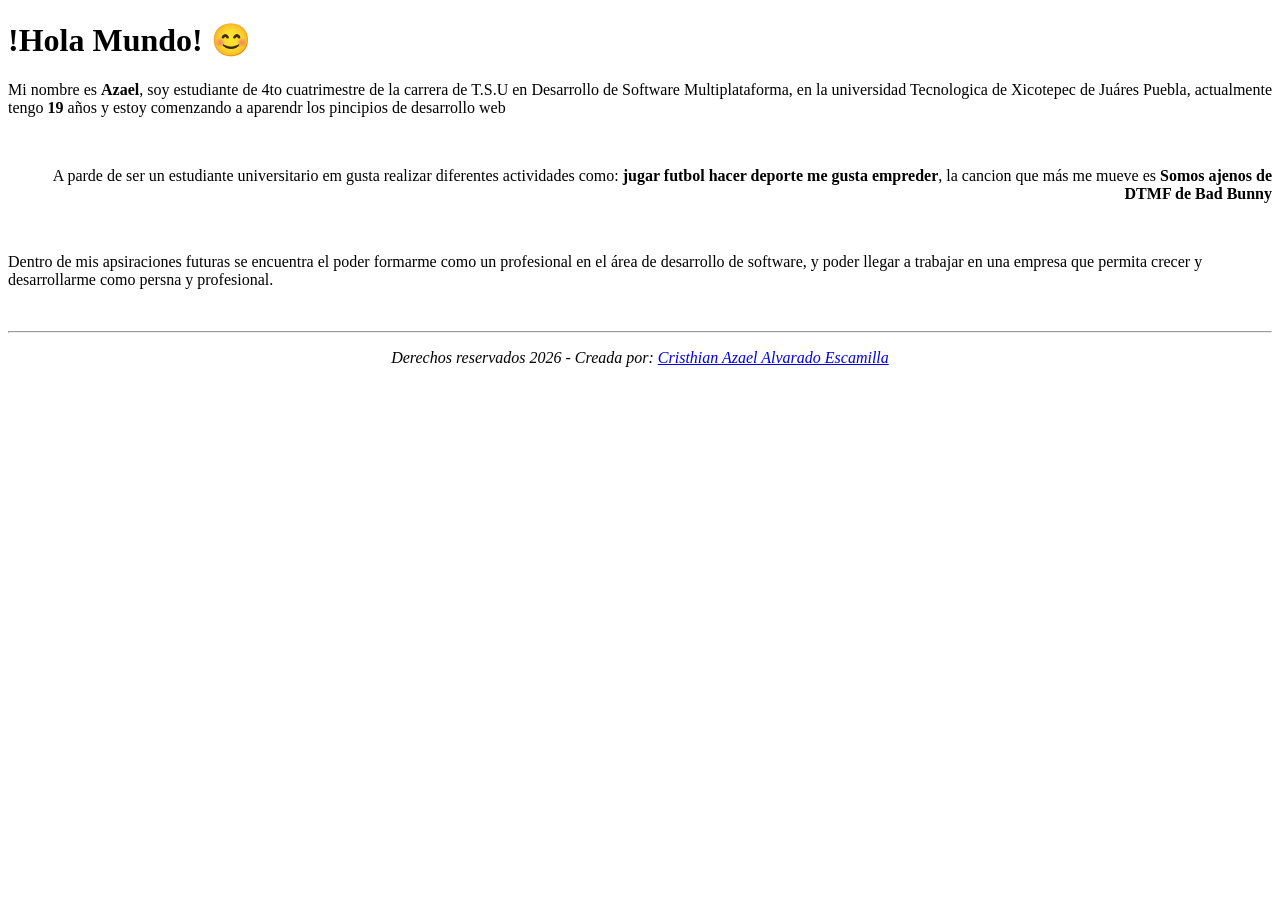
<file: Practica02/HelloWord.html>
<!DOCTYPE html>
<html lang="es_MX">
  <head>
    <meta charset="UTF-8" />
    <meta name="viewport" content="width=device-width, initial-scale=1.0" />
    <link rel="icon" type="image/x-icon" href="Icono.png" />

    <title>Mi primer página web @250780</title>
  </head>
  <body>
    <div id="inicio">
      <h1>!Hola Mundo! 😊</h1>
      <p align="justify">
        Mi nombre es <b> Azael</b>, soy estudiante de 4to cuatrimestre de la
        carrera de T.S.U en Desarrollo de Software Multiplataforma, en la
        universidad Tecnologica de Xicotepec de Juáres Puebla, actualmente tengo
        <b>19</b> años y estoy comenzando a aparendr los pincipios de desarrollo
        web
      </p>
      <br />
      <p align="right">
        A parde de ser un estudiante universitario em gusta realizar diferentes
        actividades como: <b>jugar futbol  <b> hacer deporte me gusta empreder</b></b>, la cancion que más me
        mueve es<b> Somos ajenos de DTMF de Bad Bunny </b>
      </p>
      <br />
      <p align="left">
        Dentro de mis apsiraciones futuras se encuentra el poder formarme como
        un profesional en el área de desarrollo de software, y poder llegar a
        trabajar en una empresa que permita crecer y desarrollarme como persna y
        profesional.
      </p>
      <br/>
    </div>
  </body>
  <hr>
  <footer>
    <i
      ><p align="CENTER">
        Derechos reservados 2026 - Creada por: <a href="https://github.com/azaeleska"> Cristhian Azael Alvarado Escamilla </a>
      </p>
    </i>
  </footer>
</html>
<style>
</file>
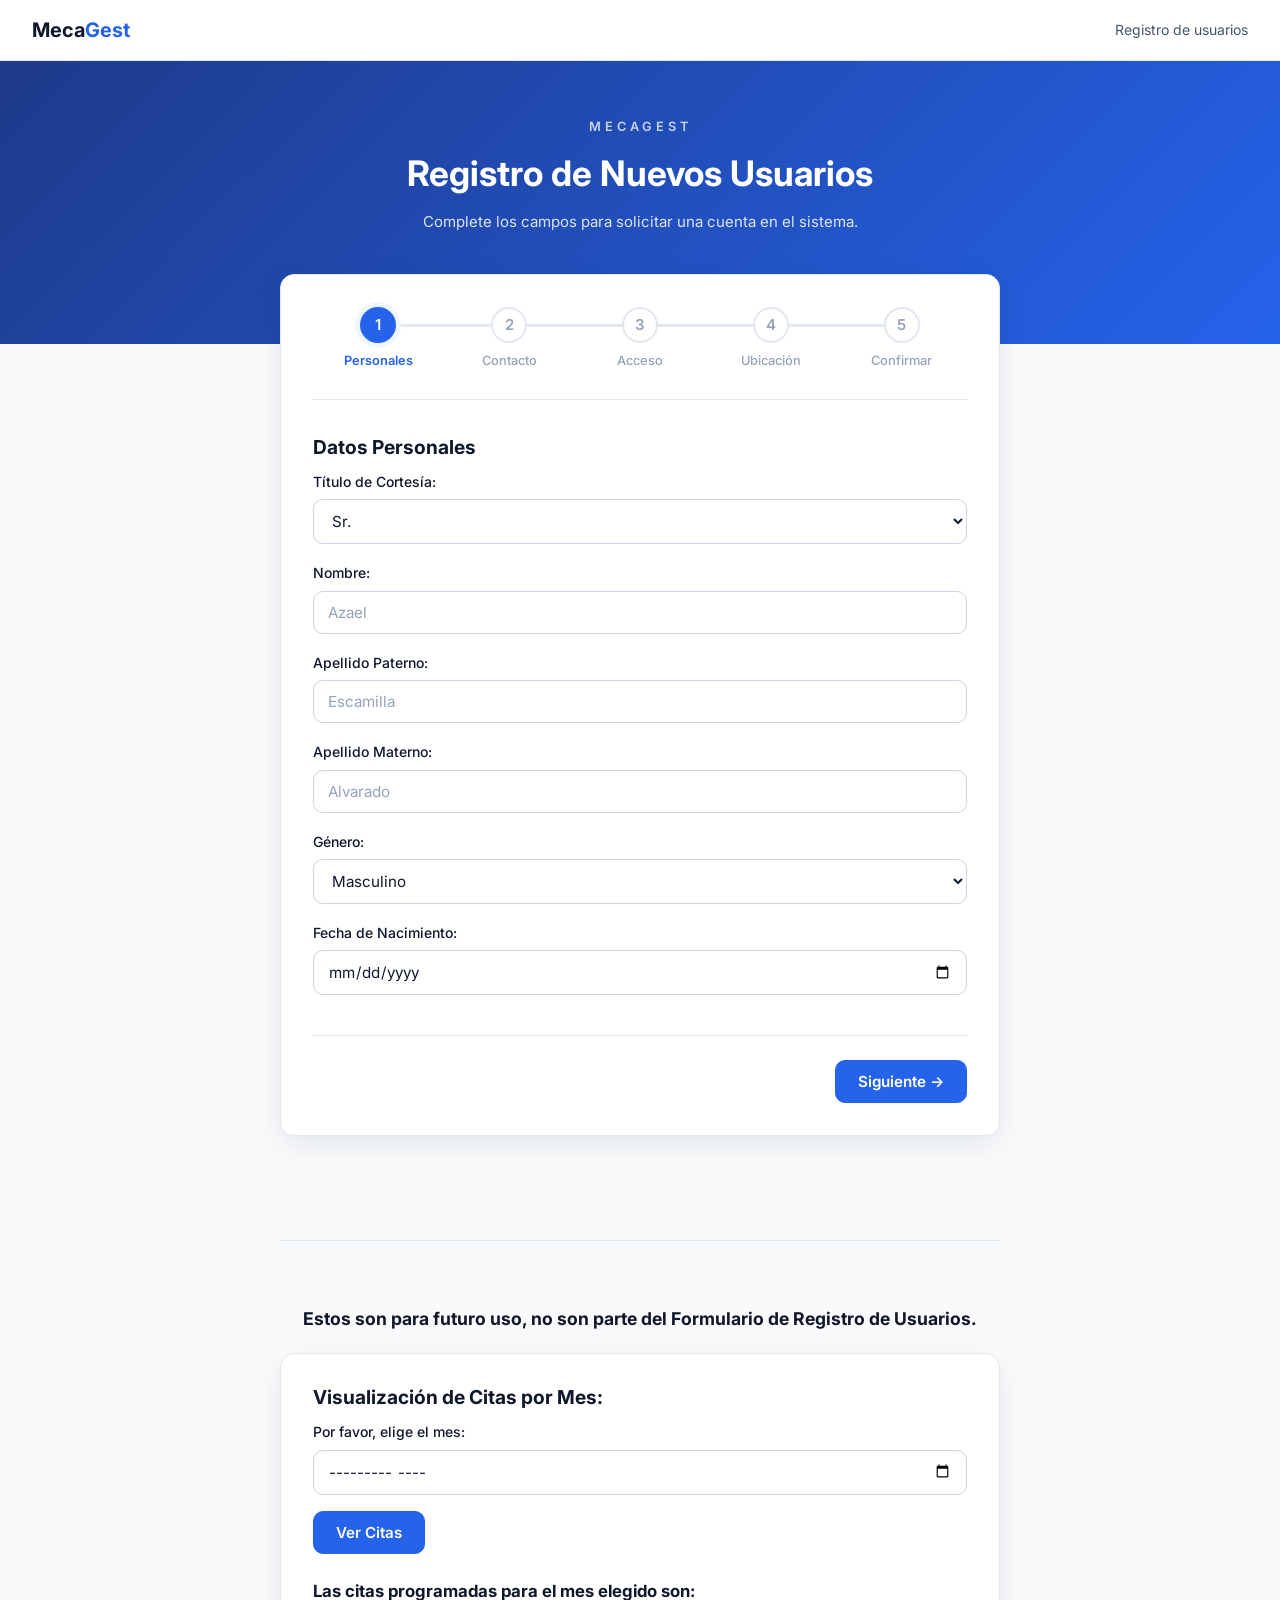
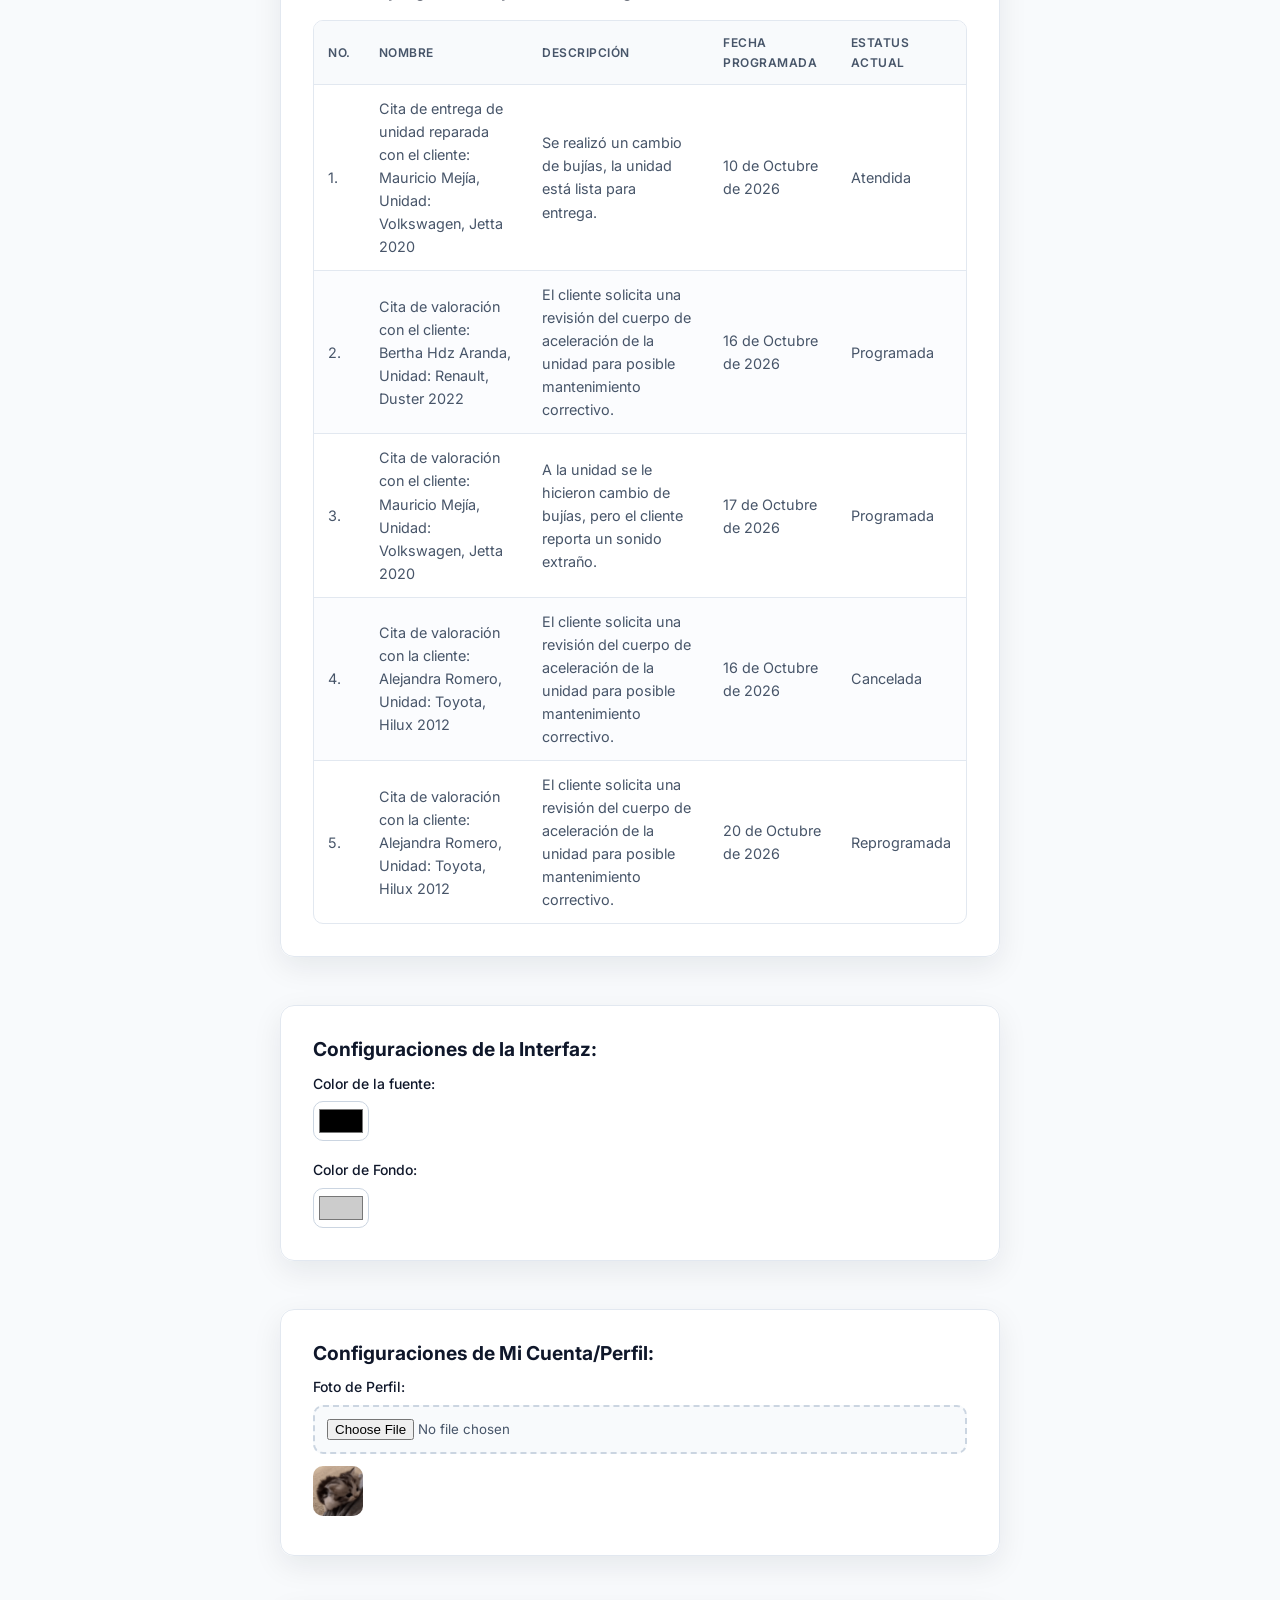
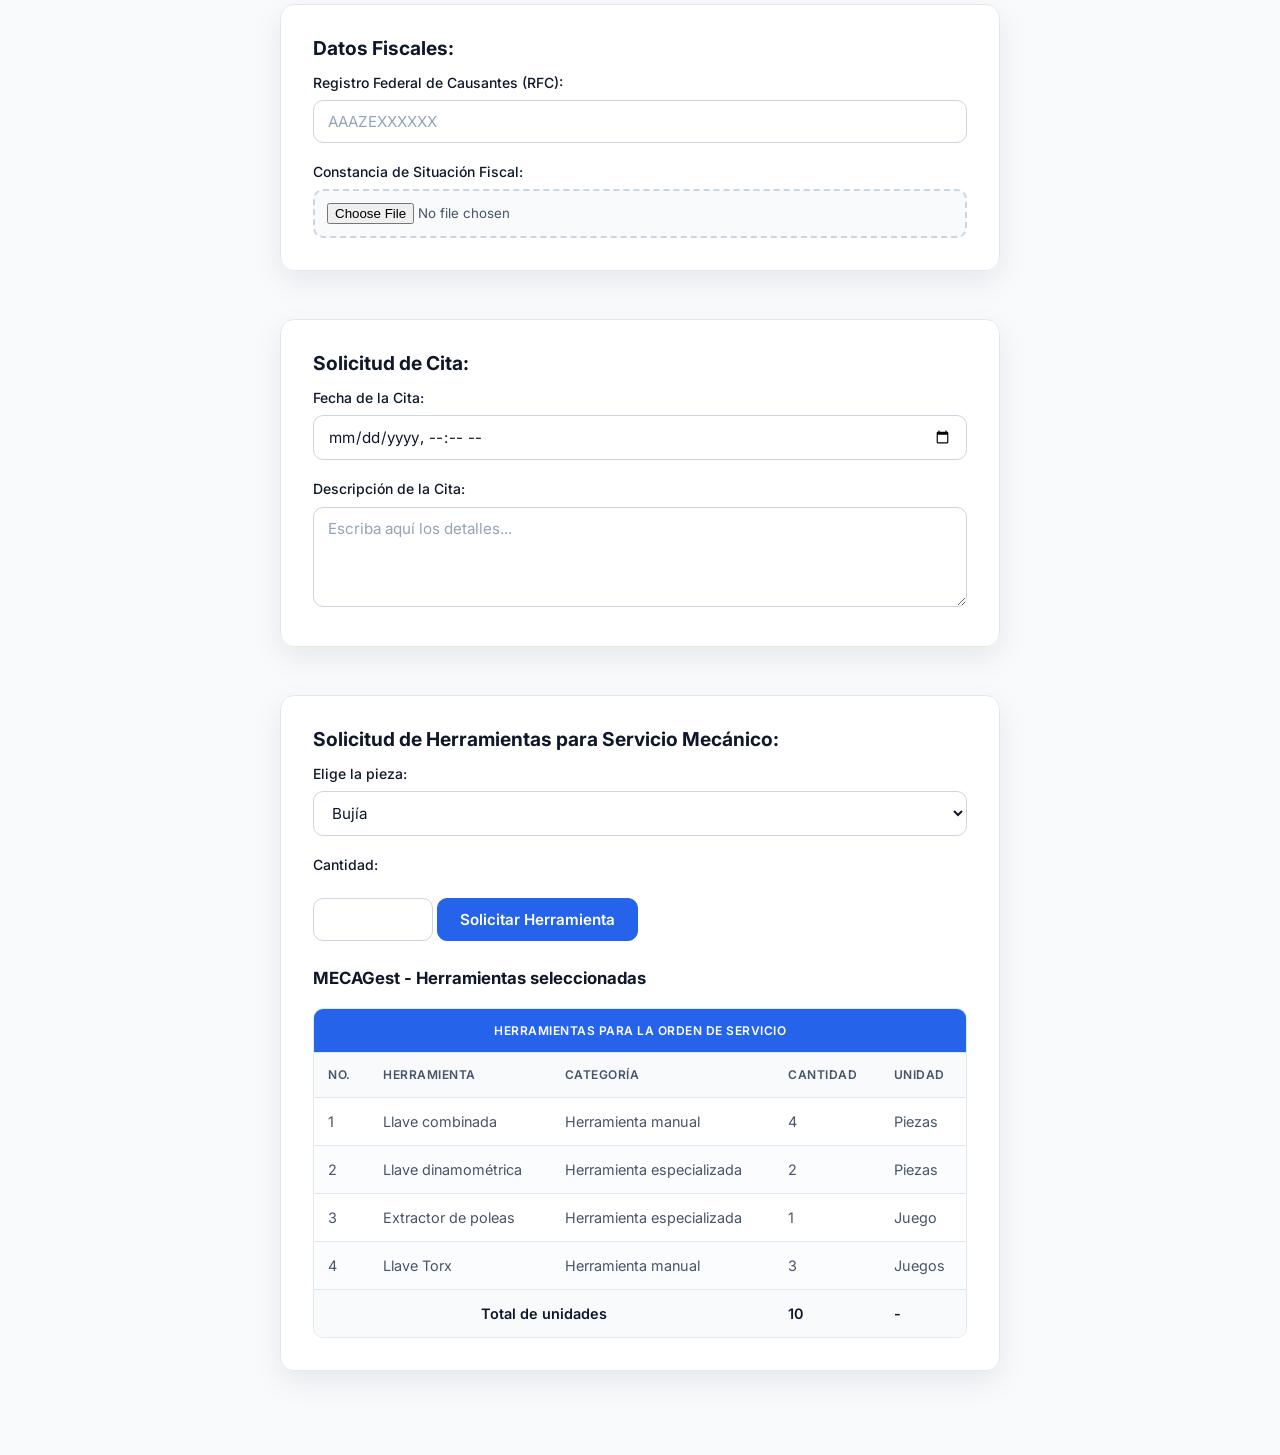
<file: Practica04/formulario.html>
<!DOCTYPE html>
<html lang="es">
<head>
    <meta charset="UTF-8">
    <meta name="viewport" content="width=device-width, initial-scale=1.0">
    <title>MecaGest: Formulario de Registro de Nuevos Usuarios - 20854</title>
    <link rel="preconnect" href="https://fonts.googleapis.com">
    <link rel="stylesheet" href="https://fonts.googleapis.com/css2?family=Inter:wght@400;500;600;700&display=swap">
    <link rel="stylesheet" href="assets/styles/styles.css">
    <script src="js/script.js"></script>
</head>
<body>
    <!-- Barra de navegación -->
    <nav class="navbar">
        <span class="marca">Meca<span>Gest</span></span>
        <span class="navbar-texto">Registro de usuarios</span>
    </nav>

    <header>
        <h1>MecaGest</h1>
        <h2>Registro de Nuevos Usuarios</h2>
        <p>Complete los campos para solicitar una cuenta en el sistema.</p>
    </header>

    <main>
        <!-- Formulario Principal de Registro (en pasos tipo wizard) -->
        <form action="" method="POST" class="wizard" id="formRegistro" novalidate>

            <!-- Barra wizard: un círculo por cada paso -->
            <ol class="wizard-pasos">
                <li class="paso activo"><span class="paso-numero">1</span><span class="paso-nombre">Personales</span></li>
                <li class="paso"><span class="paso-numero">2</span><span class="paso-nombre">Contacto</span></li>
                <li class="paso"><span class="paso-numero">3</span><span class="paso-nombre">Acceso</span></li>
                <li class="paso"><span class="paso-numero">4</span><span class="paso-nombre">Ubicación</span></li>
                <li class="paso"><span class="paso-numero">5</span><span class="paso-nombre">Confirmar</span></li>
            </ol>

            <!-- Paso 1 -->
            <fieldset class="wizard-panel activo">
                <legend>Datos Personales</legend>

                <label for="tituloCortesia">Título de Cortesía:</label>
                <select id="tituloCortesia">
                    <option value="Sr">Sr.</option>
                    <option value="Sra">Sra.</option>
                    <option value="Srta">Srita.</option>
                    <option value="Ing">Ing.</option>
                    <option value="Dr">Dr.</option>
                    <option value="Mtro">Mtro.</option>
                    <option value="Ninguno">Ninguno</option>
                </select>
                <br>

                <label for="nombre">Nombre:</label>
                <input type="text" id="nombre" placeholder="Azael" required>
                <br>

                <label for="apPaterno">Apellido Paterno:</label>
                <input type="text" id="apPaterno" placeholder="Escamilla" required>
                <br>

                <label for="apMaterno">Apellido Materno:</label>
                <input type="text" id="apMaterno" placeholder="Alvarado">
                <br>

                <label for="genero">Género:</label>
                <select id="genero">
                    <option value="F">Femenino</option>
                    <option value="M" selected>Masculino</option>
                    <option value="X">Prefiero no decirlo</option>
                </select>
                <br>

                <label for="fechaNacimiento">Fecha de Nacimiento:</label>
                <input type="date" id="fechaNacimiento" required>
                <br>
            </fieldset>

            <!-- Paso 2 -->
            <fieldset class="wizard-panel">
                <legend>Datos de Contacto</legend>

                <label for="email">Correo Electrónico:</label>
                <input type="email" id="email" placeholder="azaelska@ejemplo.com" required>
                <br>

                <label for="numTelefonico">Número Telefónico:</label>
                <input type="tel" id="numTelefonico" placeholder="(+52) 764103333944">
                <br>

                <label for="horarioContactoInicio">Favor de contactar en el horario:</label>
                <input type="time" id="horarioContactoInicio" value="09:00">
                <span>a</span>
                <input type="time" id="horarioContactoFin" value="18:00">
            </fieldset>

            <!-- Paso 3 -->
            <fieldset class="wizard-panel">
                <legend>Datos de Acceso</legend>

                <label for="usuario">Usuario:</label>
                <input type="text" id="usuario" placeholder="azaelska" required>
                <br>

                <label for="contrasena">Contraseña:</label>
                <input type="password" id="contrasena" placeholder="**********" required>
                <br>

                <label for="confirmarContrasena">Confirmar contraseña:</label>
                <input type="password" id="confirmarContrasena" placeholder="**********" required>
                <br>
            </fieldset>

            <!-- Paso 4 -->
            <fieldset class="wizard-panel">
                <legend>Datos de Ubicación</legend>

                <p class="ayuda">Elige de las listas. Si tu lugar no aparece, elige "Otro" y escríbelo.</p>

                <label for="pais">País:</label>
                <select id="pais">
                    <option value="">Selecciona un país</option>
                </select>
                <input type="text" id="paisOtro" class="campo-otro" placeholder="Escribe tu país" hidden>
                <br>

                <label for="estado">Estado:</label>
                <select id="estado" disabled>
                    <option value="">Primero elige un país</option>
                </select>
                <input type="text" id="estadoOtro" class="campo-otro" placeholder="Escribe tu estado" hidden>
                <br>

                <label for="ciudad">Ciudad:</label>
                <select id="ciudad" disabled>
                    <option value="">Primero elige un estado</option>
                </select>
                <input type="text" id="ciudadOtro" class="campo-otro" placeholder="Escribe tu ciudad" hidden>
                <br>

                <label for="codigoPostal">Código Postal:</label>
                <input type="text" id="codigoPostal" placeholder="73080" maxlength="5" inputmode="numeric">
                <br>

                <label for="colonia">Colonia:</label>
                <input type="text" id="colonia" placeholder="Centro">
                <br>

                <label for="direccion">Dirección:</label>
                <input type="text" id="direccion" placeholder="Calle y número">
            </fieldset>

            <!-- Paso 5 -->
            <fieldset class="wizard-panel">
                <legend>Confirmar Solicitud</legend>

                <p>Revisa que tus datos estén correctos antes de enviar:</p>
                <ul class="resumen" id="resumen"></ul>

                <div class="terminos">
                    <input type="checkbox" id="validado" required>
                    <label for="validado">Acepto los términos y condiciones del uso de la plataforma MecaGest.</label>
                </div>

                <!-- Aviso que muestra JavaScript al enviar -->
                <div class="envio-ok" id="mensajeEnvio" hidden></div>

                <input type="submit" value="Enviar Solicitud">
                <input type="reset" value="Limpiar Formulario">
            </fieldset>

            <!-- Botones para moverse entre pasos -->
            <div class="wizard-botones">
                <button type="button" id="btnAnterior" class="btn-secundario">&larr; Anterior</button>
                <button type="button" id="btnSiguiente">Siguiente &rarr;</button>
            </div>
        </form>

        <br><hr><br>

        <h4>Estos son para futuro uso, no son parte del Formulario de Registro de Usuarios.</h4>
        
        <form>
            <!-- Visualización de Citas -->
            <fieldset>
                <legend>Visualización de Citas por Mes:</legend>
                <label for="mesCitas">Por favor, elige el mes:</label>
                <input type="month" id="mesCitas">
                <button type="button" id="verCitas">Ver Citas</button>
                <br><br>

                <h4>Las citas programadas para el mes elegido son:</h4>
                <br>

                <table>
                    <thead>
                        <tr>
                            <th>No.</th>
                            <th>Nombre</th>
                            <th>Descripción</th>
                            <th>Fecha Programada</th>
                            <th>Estatus Actual</th>
                        </tr>
                    </thead>
                    <tbody>
                        <tr>
                            <td>1.</td>
                            <td>Cita de entrega de unidad reparada con el cliente: Mauricio Mejía, Unidad: Volkswagen, Jetta 2020</td>
                            <td>Se realizó un cambio de bujías, la unidad está lista para entrega.</td>
                            <td>10 de Octubre de 2026</td>
                            <td>Atendida</td>
                        </tr>
                        <tr>
                            <td>2.</td>
                            <td>Cita de valoración con el cliente: Bertha Hdz Aranda, Unidad: Renault, Duster 2022</td>
                            <td>El cliente solicita una revisión del cuerpo de aceleración de la unidad para posible mantenimiento correctivo.</td>
                            <td>16 de Octubre de 2026</td>
                            <td>Programada</td>
                        </tr>
                        <tr>
                            <td>3.</td>
                            <td>Cita de valoración con el cliente: Mauricio Mejía, Unidad: Volkswagen, Jetta 2020</td>
                            <td>A la unidad se le hicieron cambio de bujías, pero el cliente reporta un sonido extraño.</td>
                            <td>17 de Octubre de 2026</td>
                            <td>Programada</td>
                        </tr>
                        <tr>
                            <td>4.</td>
                            <td>Cita de valoración con la cliente: Alejandra Romero, Unidad: Toyota, Hilux 2012</td>
                            <td>El cliente solicita una revisión del cuerpo de aceleración de la unidad para posible mantenimiento correctivo.</td>
                            <td>16 de Octubre de 2026</td>
                            <td>Cancelada</td>
                        </tr>
                        <tr>
                            <td>5.</td>
                            <td>Cita de valoración con la cliente: Alejandra Romero, Unidad: Toyota, Hilux 2012</td>
                            <td>El cliente solicita una revisión del cuerpo de aceleración de la unidad para posible mantenimiento correctivo.</td>
                            <td>20 de Octubre de 2026</td>
                            <td>Reprogramada</td>
                        </tr>
                    </tbody>
                </table>
            </fieldset>

            <br>

            <!-- Configuraciones de Interfaz -->
            <fieldset>
                <legend>Configuraciones de la Interfaz:</legend>
                <label for="fontColor">Color de la fuente:</label>
                <input type="color" id="fontColor">
                <br>
                <label for="backgroundColor">Color de Fondo:</label>
                <input type="color" id="backgroundColor" value="#CCCCCC">
            </fieldset>

            <br>

            <!-- Configuraciones de Perfil -->
            <fieldset>
                <legend>Configuraciones de Mi Cuenta/Perfil:</legend>
                <label for="userPhoto">Foto de Perfil:</label>
                <input type="file" id="userPhoto" accept="image/*">
                <input type="image" id="buttonNext" src="assets/video/kitten-cute.gif" alt="Siguiente" width="50" height="50">
                <input type="hidden" id="userIdProfile" name="userId" value="20854">
            </fieldset>

            <br>

            <!-- Datos Fiscales -->
            <fieldset>
                <legend>Datos Fiscales:</legend>
                <label for="rfc">Registro Federal de Causantes (RFC):</label>
                <input type="text" id="rfc" maxlength="13" placeholder="AAAZEXXXXXX">
                <br>
                <label for="fiscalSituation">Constancia de Situación Fiscal:</label>
                <input type="file" id="fiscalSituation" accept=".pdf">
                <input type="hidden" id="userIdFiscal" name="userId" value="250677">
            </fieldset>

            <br>

            <!-- Solicitud de Cita -->
            <fieldset>
                <legend>Solicitud de Cita:</legend>
                <label for="dateAppointment">Fecha de la Cita:</label>
                <input type="datetime-local" id="dateAppointment">
                <br>
                <label for="descriptionText">Descripción de la Cita:</label>
                <br>
                <textarea id="descriptionText" rows="4" cols="50" placeholder="Escriba aquí los detalles..."></textarea>
            </fieldset>

            <br>

            <!-- Solicitud de Herramientas / Piezas con la Tabla Adentro -->
            <fieldset>
                <legend>Solicitud de Herramientas para Servicio Mecánico:</legend>
                <label for="toolName">Elige la pieza:</label>
                <select id="toolName">
                    <option value="bujia">Bujía</option>
                    <optgroup label="Piezas de Motor">
                        <option value="bujias">Bujías</option>
                        <option value="pistones">Pistones</option>
                        <option value="valvulas">Válvulas</option>
                    </optgroup>
                    <optgroup label="Piezas de Transmisión">
                        <option value="embrague">Kit de Embrague</option>
                        <option value="engranes">Engranes</option>
                        <option value="flecha">Flecha Homocinética</option>
                    </optgroup>
                    <optgroup label="Piezas de Suspensión">
                        <option value="amortiguadores">Amortiguadores</option>
                        <option value="resortes">Resortes</option>
                        <option value="rotulas">Rótulas</option>
                    </optgroup>
                    <optgroup label="Llaves y Herramientas Especializadas">
                        <option value="llave_combinada">Llave combinada</option>
                        <option value="llave_dinamometrica">Llave dinamométrica</option>
                        <option value="extractor_poleas">Extractor de poleas</option>
                        <option value="llave_torx">Llave Torx</option>
                    </optgroup>
                </select>

                <label for="cantidadHerramienta">Cantidad:</label>
                <input type="number" id="cantidadHerramienta" name="cantidad">

                <button type="button">Solicitar Herramienta</button>

                <br><br>

                <!-- TABLA DENTRO DEL FIELDSET -->
                <!-- SECCIÓN DE LA NUEVA TABLA CON EL TAMAÑO COMPACTO DE LA IMAGEN -->
<h2>MECAGest - Herramientas seleccionadas</h2>

<table>
    <thead>
        <tr>
            <th colspan="5">
                Herramientas para la orden de servicio
            </th>
        </tr>
        <tr>
            <th>No.</th>
            <th>Herramienta</th>
            <th>Categoría</th>
            <th>Cantidad</th>
            <th>Unidad</th>
        </tr>
    </thead>
    <tbody>
        <tr>
            <td>1</td>
            <td>Llave combinada</td>
            <td>Herramienta manual</td>
            <td>4</td>
            <td>Piezas</td>
        </tr>
        <tr>
            <td>2</td>
            <td>Llave dinamométrica</td>
            <td>Herramienta especializada</td>
            <td>2</td>
            <td>Piezas</td>
        </tr>
        <tr>
            <td>3</td>
            <td>Extractor de poleas</td>
            <td>Herramienta especializada</td>
            <td>1</td>
            <td>Juego</td>
        </tr>
        <tr>
            <td>4</td>
            <td>Llave Torx</td>
            <td>Herramienta manual</td>
            <td>3</td>
            <td>Juegos</td>
        </tr>
        <tr>
            <td colspan="3">
                Total de unidades
            </td>
            <td>10</td>
            <td>-</td>
        </tr>
    </tbody>
</table>
            </fieldset>
        </form>
    </main>
</body>
</html>
</file>
<file: Practica04/assets/styles/styles.css>
/* =========================================================
   MecaGest - Hoja de estilos
   Diseño limpio: fondo claro, tarjetas blancas y acento azul
   ========================================================= */

/* ---------- 1. Variables ----------
   Guardamos colores y medidas en :root para reutilizarlos.
   Si quieres cambiar la paleta, solo cambias estos valores. */
:root {
    --primario: #2563eb;        /* azul principal */
    --primario-oscuro: #1d4ed8; /* hover de botones */
    --primario-suave: #eff6ff;  /* fondos azul muy claro */
    --exito: #16a34a;           /* verde de pasos completados */
    --error: #dc2626;           /* rojo de avisos */
    --titulo: #0f172a;          /* texto oscuro de títulos */
    --texto: #475569;           /* texto normal */
    --borde: #e2e8f0;           /* bordes suaves */
    --fondo: #f8fafc;           /* fondo de la página */
    --blanco: #ffffff;
    --radio: 14px;              /* redondeo de tarjetas */
    --sombra: 0 10px 30px rgba(15, 23, 42, 0.08);
}

/* ---------- 2. Reset básico ----------
   box-sizing: border-box hace que el padding y el borde
   se incluyan dentro del ancho, así es más fácil medir. */
* {
    box-sizing: border-box;
}

body {
    margin: 0;
    font-family: "Inter", "Segoe UI", Arial, sans-serif;
    font-size: 15px;
    line-height: 1.6;
    color: var(--texto);
    background-color: var(--fondo);
}

/* ---------- 3. Barra de navegación ----------
   position: sticky la deja pegada arriba al hacer scroll. */
.navbar {
    position: sticky;
    top: 0;
    z-index: 10;
    display: flex;
    justify-content: space-between;
    align-items: center;
    padding: 14px 32px;
    background-color: rgba(255, 255, 255, 0.9);
    backdrop-filter: blur(8px); /* efecto de vidrio esmerilado */
    border-bottom: 1px solid var(--borde);
}

.marca {
    font-size: 1.25rem;
    font-weight: 700;
    color: var(--titulo);
}

.marca span {
    color: var(--primario);
}

.navbar-texto {
    font-size: 0.875rem;
    color: var(--texto);
}

/* ---------- 4. Encabezado ---------- */
header {
    text-align: center;
    padding: 56px 20px 110px; /* abajo dejamos espacio para la tarjeta */
    background: linear-gradient(135deg, #1e3a8a, var(--primario));
    color: var(--blanco);
}

header h1 {
    margin: 0;
    font-size: 0.8rem;
    font-weight: 600;
    text-transform: uppercase;
    letter-spacing: 4px;
    opacity: 0.75;
}

header h2 {
    margin: 8px 0;
    color: var(--blanco);
    font-size: 2.2rem;
    font-weight: 700;
}

header p {
    margin: 0;
    opacity: 0.85;
}

/* ---------- 5. Contenedor principal ----------
   max-width limita el ancho y margin auto lo centra. */
main {
    max-width: 760px;
    margin: 0 auto;
    padding: 0 20px 60px;
}

h2,
h4 {
    color: var(--titulo);
}

fieldset h2,
fieldset h4 {
    margin: 24px 0 8px;
    font-size: 1.05rem;
}

main > h4 {
    margin: 0 0 20px;
    font-size: 1.1rem;
    text-align: center;
}

hr {
    margin: 40px 0;
    border: none;
    border-top: 1px solid var(--borde);
}

/* ---------- 6. Tarjetas (fieldset) ---------- */
fieldset {
    min-width: 0; /* permite que la tarjeta se encoja en el celular */
    margin: 0 0 24px;
    padding: 28px 32px 32px;
    background-color: var(--blanco);
    border: 1px solid var(--borde);
    border-radius: var(--radio);
    box-shadow: var(--sombra);
}

/* El título de cada tarjeta. float: left lo saca del borde
   y lo deja como un título normal arriba del contenido. */
legend {
    float: left;
    width: 100%;
    margin-bottom: 8px;
    padding: 0;
    font-size: 1.2rem;
    font-weight: 700;
    color: var(--titulo);
}

/* Ocultamos los <br>: ahora el CSS se encarga del acomodo */
fieldset br {
    display: none;
}

/* ---------- 7. Wizard (formulario por pasos) ---------- */

/* La tarjeta blanca que envuelve todo el wizard.
   margin-top negativo la "sube" encima del encabezado azul. */
.wizard {
    margin-top: -70px;
    margin-bottom: 40px;
    padding: 32px;
    background-color: var(--blanco);
    border: 1px solid var(--borde);
    border-radius: var(--radio);
    box-shadow: var(--sombra);
}

/* Dentro del wizard los fieldset ya no son tarjetas */
.wizard fieldset {
    margin: 0;
    padding: 0;
    border: none;
    box-shadow: none;
}

/* Solo se ve el paso activo; JavaScript le mueve la clase */
.wizard-panel {
    display: none;
}

.wizard-panel.activo {
    display: block;
    animation: aparecer 0.35s ease;
}

/* Animación: el paso entra deslizándose un poco */
@keyframes aparecer {
    from {
        opacity: 0;
        transform: translateX(15px);
    }
    to {
        opacity: 1;
        transform: translateX(0);
    }
}

/* --- La barra de pasos (lista ordenada) ---
   display: flex los pone en fila y cada paso mide lo mismo. */
.wizard-pasos {
    display: flex;
    margin: 0 0 32px;
    padding: 0 0 28px;
    list-style: none;
    border-bottom: 1px solid var(--borde);
}

.paso {
    position: relative;
    flex: 1;
    display: flex;
    flex-direction: column;
    align-items: center;
    gap: 8px;
    text-align: center;
}

/* La línea que une un círculo con el anterior.
   ::before crea un elemento "falso" sin tocar el HTML. */
.paso::before {
    content: "";
    position: absolute;
    top: 17px;
    right: 50%;
    width: 100%;
    height: 3px;
    background-color: var(--borde);
    z-index: 0;
    transition: background-color 0.3s;
}

/* El primer paso no lleva línea antes */
.paso:first-child::before {
    display: none;
}

/* El círculo con el número */
.paso-numero {
    position: relative;
    z-index: 1; /* encima de la línea */
    display: flex;
    align-items: center;
    justify-content: center;
    width: 36px;
    height: 36px;
    font-weight: 600;
    color: #94a3b8;
    background-color: var(--blanco);
    border: 2px solid var(--borde);
    border-radius: 50%; /* lo hace redondo */
    transition: all 0.3s;
}

.paso-nombre {
    font-size: 0.8rem;
    font-weight: 500;
    color: #94a3b8;
}

/* Paso actual: azul con un halo */
.paso.activo .paso-numero {
    color: var(--blanco);
    background-color: var(--primario);
    border-color: var(--primario);
    box-shadow: 0 0 0 5px var(--primario-suave);
}

.paso.activo .paso-nombre {
    color: var(--primario);
    font-weight: 600;
}

/* Pasos ya completados: verde y con palomita */
.paso.completo .paso-numero {
    color: var(--blanco);
    background-color: var(--exito);
    border-color: var(--exito);
    font-size: 0;            /* escondemos el número... */
    cursor: pointer;
}

.paso.completo .paso-numero::after {
    content: "✓";            /* ...y mostramos una palomita */
    font-size: 1rem;
}

.paso.completo .paso-nombre {
    color: var(--titulo);
}

/* La línea se pinta de verde/azul cuando ya llegaste a ese paso */
.paso.completo::before,
.paso.activo::before {
    background-color: var(--exito);
}

/* Botones Anterior / Siguiente */
.wizard-botones {
    display: flex;
    justify-content: space-between;
    margin-top: 32px;
    padding-top: 24px;
    border-top: 1px solid var(--borde);
}

/* Resumen del último paso */
.resumen {
    margin: 0 0 20px;
    padding: 16px 20px;
    list-style: none;
    background-color: var(--fondo);
    border: 1px solid var(--borde);
    border-radius: 10px;
}

.resumen li {
    padding: 6px 0;
    border-bottom: 1px dashed var(--borde);
}

.resumen li:last-child {
    border-bottom: none;
}

.resumen strong {
    display: inline-block;
    min-width: 110px;
    color: var(--titulo);
}

/* Texto de ayuda gris debajo del título de un paso */
.ayuda {
    margin: 0;
    font-size: 0.85rem;
    color: #94a3b8;
}

/* Caja para escribir cuando se elige "Otro" en una lista */
.campo-otro {
    margin-top: 8px;
}

/* Lista desactivada: gris mientras no se elige lo anterior */
select:disabled {
    color: #94a3b8;
    background-color: var(--fondo);
    cursor: not-allowed;
}

/* Aviso verde al enviar la solicitud */
.envio-ok {
    margin-top: 16px;
    padding: 12px 16px;
    font-weight: 500;
    color: #166534;
    background-color: #f0fdf4;
    border: 1px solid #bbf7d0;
    border-radius: 10px;
}

.terminos {
    margin-bottom: 8px;
}

/* ---------- 8. Etiquetas (labels) ----------
   display: block pone cada label en su propia línea,
   arriba de su campo. */
label {
    display: block;
    margin: 18px 0 6px;
    font-size: 0.875rem;
    font-weight: 500;
    color: var(--titulo);
}

/* Si el label va después de un checkbox, va en la misma línea */
input[type="checkbox"] + label {
    display: inline;
    margin-left: 8px;
    font-weight: 400;
}

/* ---------- 9. Campos de texto, selects y textarea ----------
   Con el selector de atributo [type="..."] elegimos
   solo ciertos tipos de input. */
input[type="text"],
input[type="email"],
input[type="tel"],
input[type="password"],
input[type="date"],
input[type="time"],
input[type="month"],
input[type="datetime-local"],
input[type="number"],
select,
textarea {
    width: 100%;
    padding: 11px 14px;
    font-size: 0.95rem;
    font-family: inherit;
    color: var(--titulo);
    background-color: var(--blanco);
    border: 1px solid #cbd5e1;
    border-radius: 10px;
    transition: border-color 0.2s, box-shadow 0.2s; /* animación suave */
}

input::placeholder,
textarea::placeholder {
    color: #94a3b8;
}

textarea {
    resize: vertical; /* solo se puede estirar hacia abajo */
}

/* Las dos horas de contacto van lado a lado con la "a" en medio */
input[type="time"] {
    width: calc(50% - 16px);
}

input[type="time"] + span {
    display: inline-block;
    width: 20px;
    text-align: center;
}

input[type="number"] {
    width: 120px;
}

/* Estado hover: cuando pasas el mouse encima */
input:hover,
select:hover,
textarea:hover {
    border-color: #94a3b8;
}

/* Estado focus: un "anillo" azul alrededor del campo */
input:focus,
select:focus,
textarea:focus {
    outline: none;
    border-color: var(--primario);
    box-shadow: 0 0 0 4px rgba(37, 99, 235, 0.15);
}

/* Campo marcado con error por JavaScript (clase "invalido") */
input.invalido {
    border-color: var(--error);
    box-shadow: 0 0 0 4px rgba(220, 38, 38, 0.12);
}

/* ---------- 10. Checkbox, archivos, color e imagen ---------- */
input[type="checkbox"] {
    width: 18px;
    height: 18px;
    vertical-align: middle;
    accent-color: var(--primario); /* pinta el checkbox de azul */
    cursor: pointer;
}

input[type="file"] {
    display: block;
    width: 100%;
    padding: 12px;
    font-family: inherit;
    background-color: var(--fondo);
    border: 2px dashed #cbd5e1;
    border-radius: 10px;
}

input[type="color"] {
    width: 56px;
    height: 40px;
    padding: 3px;
    background: var(--blanco);
    border: 1px solid #cbd5e1;
    border-radius: 10px;
    cursor: pointer;
}

input[type="image"] {
    margin-top: 12px;
    border-radius: 10px;
    object-fit: cover;
}

/* ---------- 11. Botones ---------- */
button,
input[type="submit"],
input[type="reset"] {
    display: inline-block;
    margin-top: 16px;
    padding: 11px 22px;
    font-size: 0.95rem;
    font-weight: 600;
    font-family: inherit;
    color: var(--blanco);
    background-color: var(--primario);
    border: 1px solid var(--primario);
    border-radius: 10px;
    cursor: pointer;
    transition: background-color 0.2s, transform 0.1s, box-shadow 0.2s;
}

button:hover,
input[type="submit"]:hover {
    background-color: var(--primario-oscuro);
    box-shadow: 0 6px 16px rgba(37, 99, 235, 0.25);
}

/* Efecto de "apretar" el botón */
button:active,
input[type="submit"]:active,
input[type="reset"]:active {
    transform: scale(0.97);
}

/* Botones secundarios: blancos con borde */
.btn-secundario,
input[type="reset"] {
    color: var(--titulo);
    background-color: var(--blanco);
    border-color: #cbd5e1;
}

.btn-secundario:hover,
input[type="reset"]:hover {
    background-color: var(--fondo);
    box-shadow: none;
}

/* Los botones de Anterior/Siguiente no llevan margen extra */
.wizard-botones button {
    margin-top: 0;
}

/* visibility: hidden esconde el botón pero deja su espacio */
.wizard-botones .oculto {
    visibility: hidden;
}

/* ---------- 12. Tablas ---------- */
table {
    width: 100%;
    margin-top: 16px;
    font-size: 0.9rem;
    border-collapse: separate; /* necesario para redondear las esquinas */
    border-spacing: 0;
    border: 1px solid var(--borde);
    border-radius: 10px;
    overflow: hidden;
}

th,
td {
    padding: 12px 14px;
    text-align: left;
    border-bottom: 1px solid var(--borde);
}

/* Cabecera gris clara, texto pequeño en mayúsculas */
thead th {
    font-size: 0.75rem;
    font-weight: 600;
    text-transform: uppercase;
    letter-spacing: 0.5px;
    color: var(--texto);
    background-color: var(--fondo);
}

/* Título que ocupa toda la tabla (colspan) */
thead th[colspan] {
    text-align: center;
    color: var(--blanco);
    background-color: var(--primario);
}

/* Filas alternadas (cebra) */
tbody tr:nth-child(even) {
    background-color: #fbfcfe;
}

/* Resaltar la fila al pasar el mouse */
tbody tr:hover {
    background-color: var(--primario-suave);
}

/* La última fila no lleva línea abajo */
tbody tr:last-child td {
    border-bottom: none;
}

/* Fila del total (la celda que ocupa 3 columnas) */
tbody td[colspan] {
    text-align: center;
    font-weight: 600;
}

tbody tr:last-child:has(td[colspan]) {
    background-color: var(--fondo);
    color: var(--titulo);
    font-weight: 600;
}

/* ---------- 13. Mensaje de mayoría de edad (lo crea script.js) ---------- */
#mensajeEdad {
    margin: 8px 0 0;
    font-size: 0.875rem;
    font-weight: 500;
    border-radius: 8px;
}

/* Verde si es mayor de edad */
#mensajeEdad.mayor {
    padding: 8px 12px;
    color: #166534;
    background-color: #f0fdf4;
    border: 1px solid #bbf7d0;
}

/* Rojo si es menor de edad */
#mensajeEdad.menor {
    padding: 8px 12px;
    color: #991b1b;
    background-color: #fef2f2;
    border: 1px solid #fecaca;
}

/* ---------- 14. Diseño para celular ----------
   Estas reglas solo se aplican si la pantalla
   mide 600px o menos. */
@media (max-width: 600px) {
    .navbar {
        padding: 12px 16px;
    }

    header {
        padding: 40px 16px 100px;
    }

    header h2 {
        font-size: 1.6rem;
    }

    main {
        padding: 0 12px 40px;
    }

    .wizard,
    fieldset {
        padding: 20px;
    }

    /* En el celular solo mostramos el nombre del paso actual */
    .paso-nombre {
        display: none;
    }

    .paso.activo .paso-nombre {
        display: block;
        position: absolute;
        top: 44px;
        white-space: nowrap;
    }

    .wizard-pasos {
        padding-bottom: 36px;
    }

    /* La tabla se puede deslizar de lado si no cabe */
    table {
        display: block;
        overflow-x: auto;
        white-space: nowrap;
    }
}
</file>
